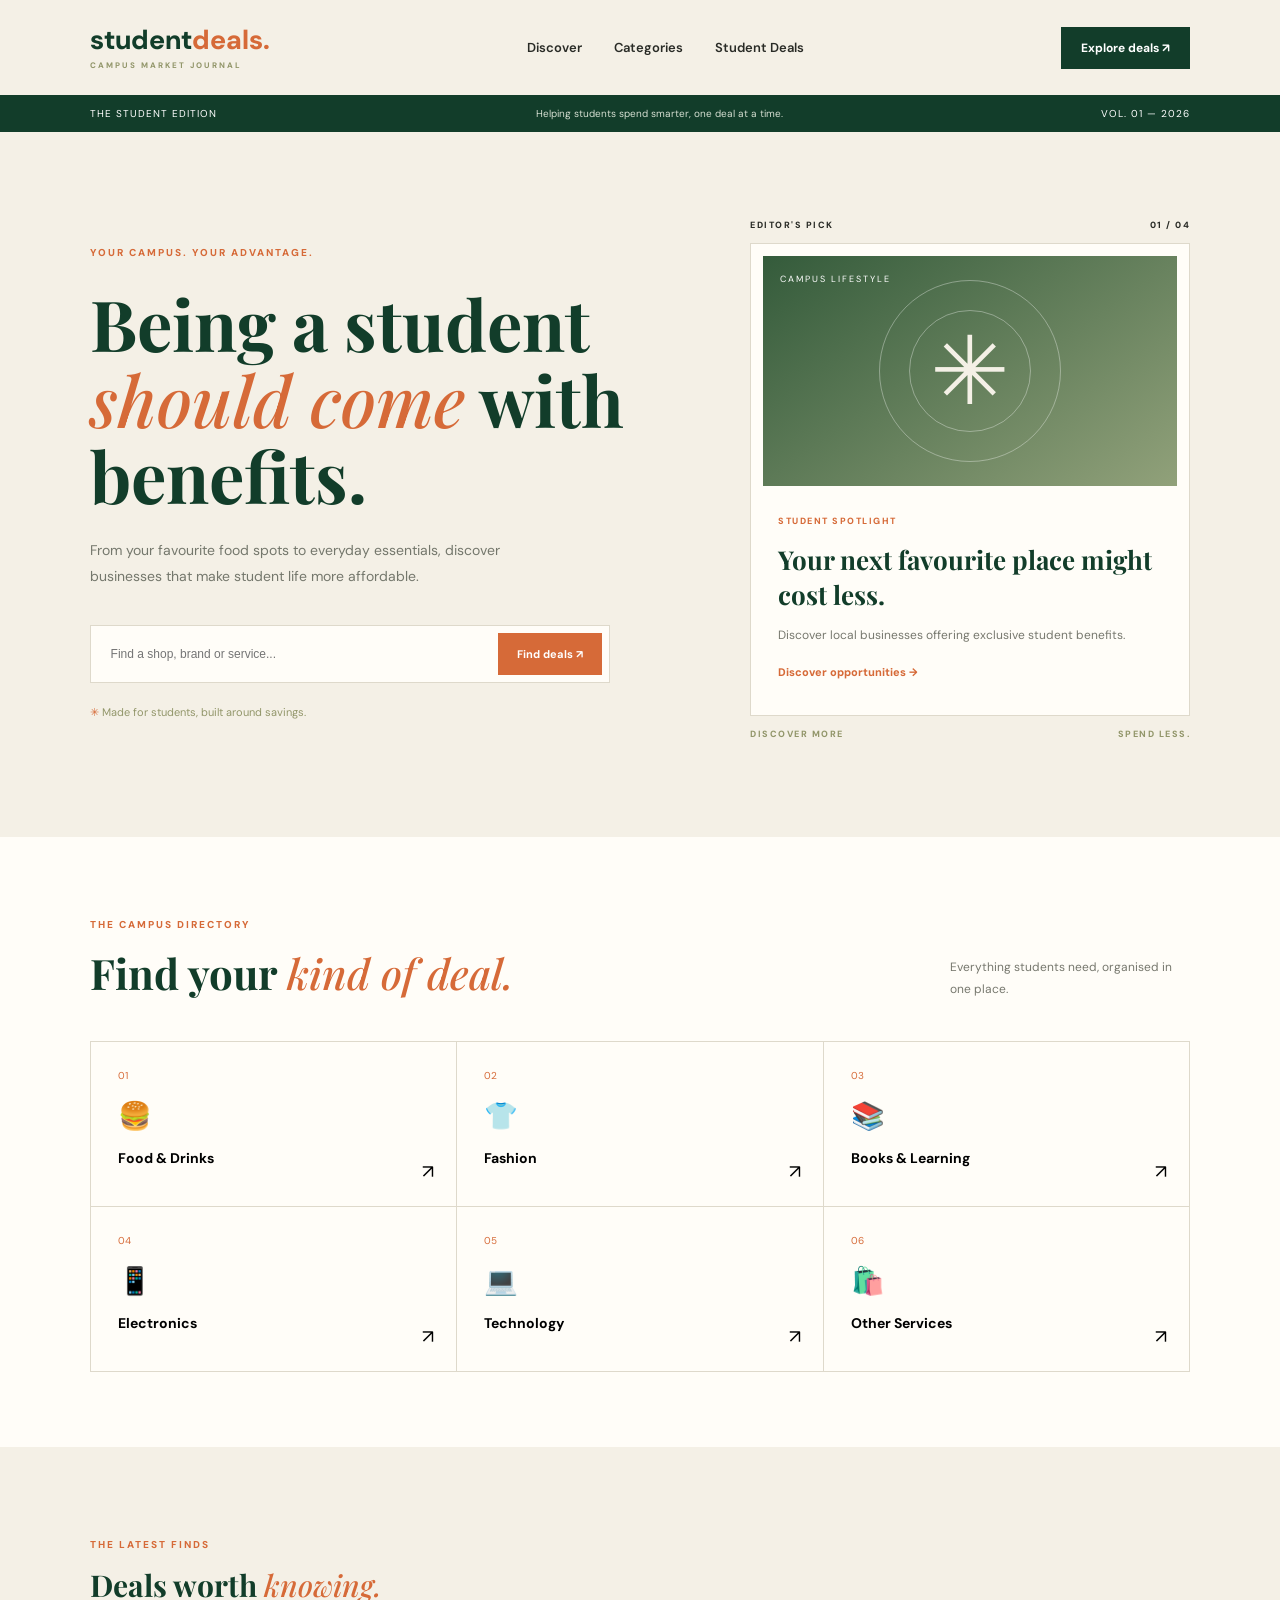
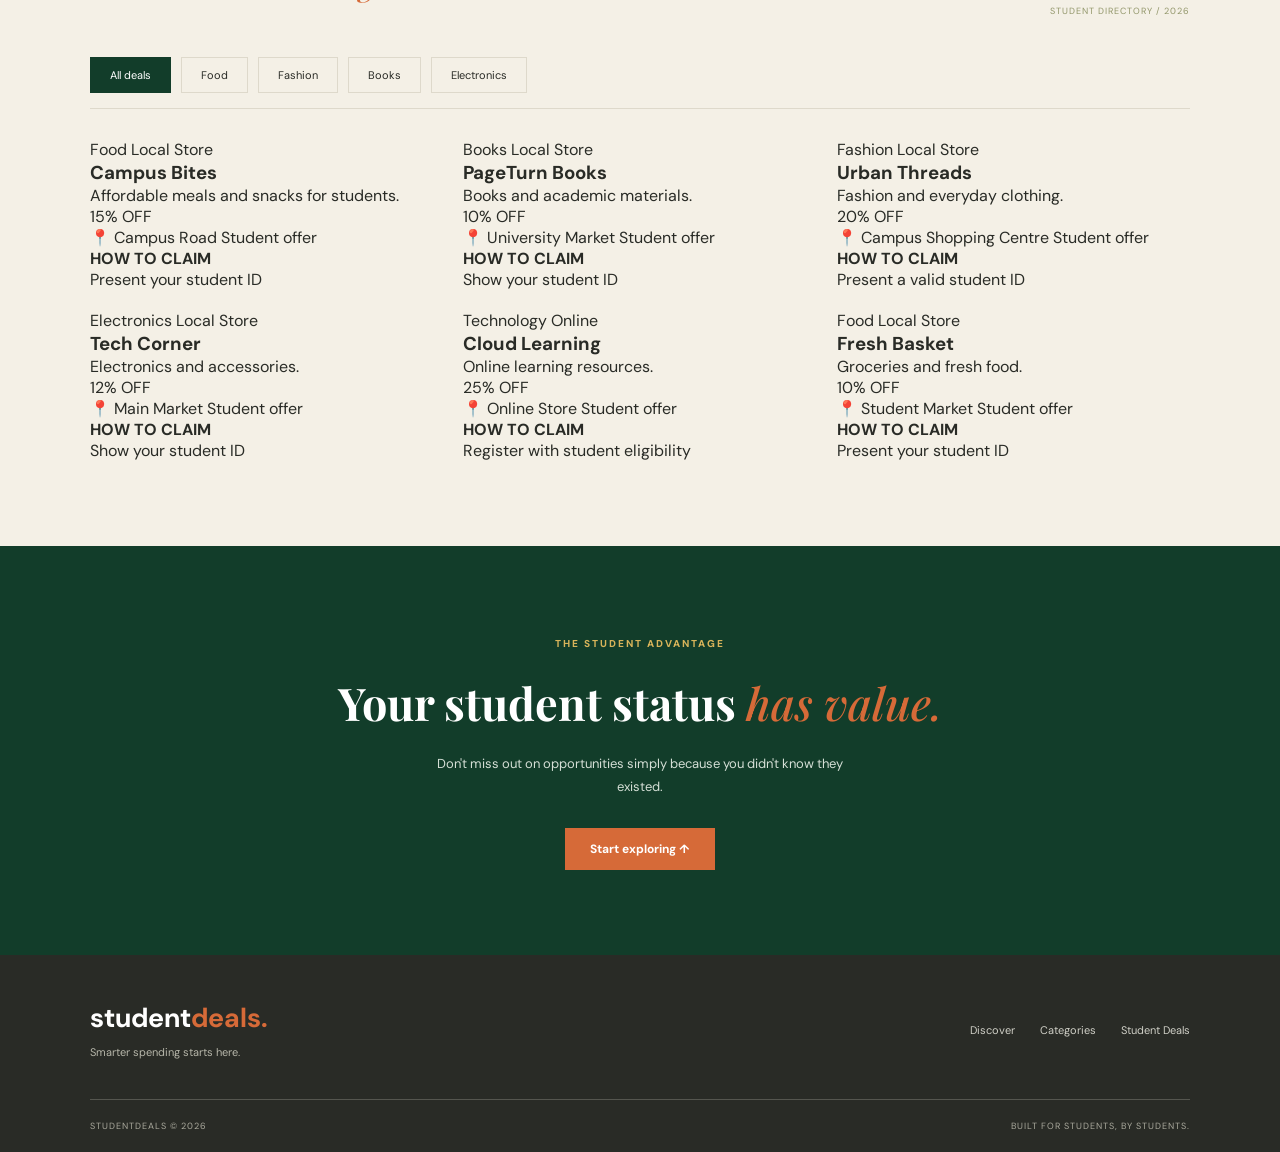
<file: Index.html>
<!DOCTYPE html>
<html lang="en">

<head>
    <meta charset="UTF-8">
    <meta name="viewport" content="width=device-width, initial-scale=1.0">

    <title>StudentDeals | Campus Market</title>

    <link rel="preconnect" href="https://fonts.googleapis.com">
    <link rel="preconnect" href="https://fonts.gstatic.com" crossorigin>

    <link href="https://fonts.googleapis.com/css2?family=DM+Sans:wght@400;500;600;700;800&family=Playfair+Display:wght@500;600;700;800&display=swap" rel="stylesheet">

    <link rel="stylesheet" href="style.css">
</head>

<body>

    <!-- NAVIGATION -->

    <header class="navbar">

        <a href="#" class="logo">
            student<span>deals.</span>
            <small>CAMPUS MARKET JOURNAL</small>
        </a>

        <nav>
            <a href="#home">Discover</a>
            <a href="#categories">Categories</a>
            <a href="#deals">Student Deals</a>
        </nav>

        <a href="#deals" class="nav-button">
            Explore deals ↗
        </a>

    </header>


    <!-- ANNOUNCEMENT -->

    <div class="announcement">
        <span>THE STUDENT EDITION</span>
        <p>Helping students spend smarter, one deal at a time.</p>
        <span>VOL. 01 — 2026</span>
    </div>


    <!-- HERO -->

    <main>

        <section class="hero" id="home">

            <div class="hero-content">

                <span class="eyebrow">
                    YOUR CAMPUS. YOUR ADVANTAGE.
                </span>

                <h1>
                    Being a student
                    <em>should come</em>
                    with benefits.
                </h1>

                <p class="hero-description">
                    From your favourite food spots to everyday essentials,
                    discover businesses that make student life more affordable.
                </p>

                <div class="hero-search">

                    <input
                        type="text"
                        id="searchInput"
                        placeholder="Find a shop, brand or service..."
                    >

                    <button onclick="searchShop()">
                        Find deals ↗
                    </button>

                </div>

                <div class="hero-note">
                    <span>✳</span>
                    Made for students, built around savings.
                </div>

            </div>


            <!-- FEATURED DEAL -->

            <div class="featured-area">

                <div class="featured-label">
                    <span>EDITOR'S PICK</span>
                    <span>01 / 04</span>
                </div>

                <div class="featured-card">

                    <div class="featured-image">
                        <span class="image-caption">
                            CAMPUS LIFESTYLE
                        </span>
                        <div class="image-symbol">✳</div>
                    </div>

                    <div class="featured-info">

                        <span class="deal-tag">
                            STUDENT SPOTLIGHT
                        </span>

                        <h2>
                            Your next favourite
                            place might cost less.
                        </h2>

                        <p>
                            Discover local businesses offering
                            exclusive student benefits.
                        </p>

                        <a href="#deals">
                            Discover opportunities →
                        </a>

                    </div>

                </div>

                <div class="featured-footer">
                    <span>DISCOVER MORE</span>
                    <span>SPEND LESS.</span>
                </div>

            </div>

        </section>


        <!-- CATEGORIES -->

        <section class="categories-section" id="categories">

            <div class="section-heading">

                <div>
                    <span class="eyebrow">THE CAMPUS DIRECTORY</span>
                    <h2>Find your <em>kind of deal.</em></h2>
                </div>

                <p>
                    Everything students need,
                    organised in one place.
                </p>

            </div>


            <div class="category-grid">

                <button class="category-item" data-category="Food">
                    <span class="category-number">01</span>
                    <span class="category-icon">🍔</span>
                    <span class="category-name">Food & Drinks</span>
                    <span class="category-arrow">↗</span>
                </button>

                <button class="category-item" data-category="Fashion">
                    <span class="category-number">02</span>
                    <span class="category-icon">👕</span>
                    <span class="category-name">Fashion</span>
                    <span class="category-arrow">↗</span>
                </button>

                <button class="category-item" data-category="Books">
                    <span class="category-number">03</span>
                    <span class="category-icon">📚</span>
                    <span class="category-name">Books & Learning</span>
                    <span class="category-arrow">↗</span>
                </button>

                <button class="category-item" data-category="Electronics">
                    <span class="category-number">04</span>
                    <span class="category-icon">📱</span>
                    <span class="category-name">Electronics</span>
                    <span class="category-arrow">↗</span>
                </button>

                <button class="category-item" data-category="Technology">
                    <span class="category-number">05</span>
                    <span class="category-icon">💻</span>
                    <span class="category-name">Technology</span>
                    <span class="category-arrow">↗</span>
                </button>

                <button class="category-item" data-category="Services">
                    <span class="category-number">06</span>
                    <span class="category-icon">🛍️</span>
                    <span class="category-name">Other Services</span>
                    <span class="category-arrow">↗</span>
                </button>

            </div>

        </section>


        <!-- DEALS -->

        <section class="deals-section" id="deals">

            <div class="deals-heading">

                <div>
                    <span class="eyebrow">THE LATEST FINDS</span>
                    <h2>Deals worth <em>knowing.</em></h2>
                </div>

                <span class="listing-label">
                    STUDENT DIRECTORY / 2026
                </span>

            </div>


            <div class="filter-row">
                <button class="filter-button active" data-category="All">
                    All deals
                </button>

                <button class="filter-button" data-category="Food">
                    Food
                </button>

                <button class="filter-button" data-category="Fashion">
                    Fashion
                </button>

                <button class="filter-button" data-category="Books">
                    Books
                </button>

                <button class="filter-button" data-category="Electronics">
                    Electronics
                </button>
            </div>


            <div id="shopResults" class="shop-grid">

                <div class="empty-state">
                    <span>✳</span>
                    <p>Search for a shop or explore our categories.</p>
                </div>

            </div>

        </section>


        <!-- BOTTOM MESSAGE -->

        <section class="closing-section">

            <span>THE STUDENT ADVANTAGE</span>

            <h2>
                Your student status
                <em>has value.</em>
            </h2>

            <p>
                Don't miss out on opportunities simply because
                you didn't know they existed.
            </p>

            <a href="#home">Start exploring ↑</a>

        </section>

    </main>


    <!-- FOOTER -->

    <footer>

        <div class="footer-top">

            <div class="footer-brand">
                <h2>student<span>deals.</span></h2>
                <p>Smarter spending starts here.</p>
            </div>

            <div class="footer-links">
                <a href="#home">Discover</a>
                <a href="#categories">Categories</a>
                <a href="#deals">Student Deals</a>
            </div>

        </div>

        <div class="footer-bottom">
            <span>STUDENTDEALS © 2026</span>
            <span>BUILT FOR STUDENTS, BY STUDENTS.</span>
        </div>

    </footer>


    <script src="script.js"></script>

</body>
</html>
</file>
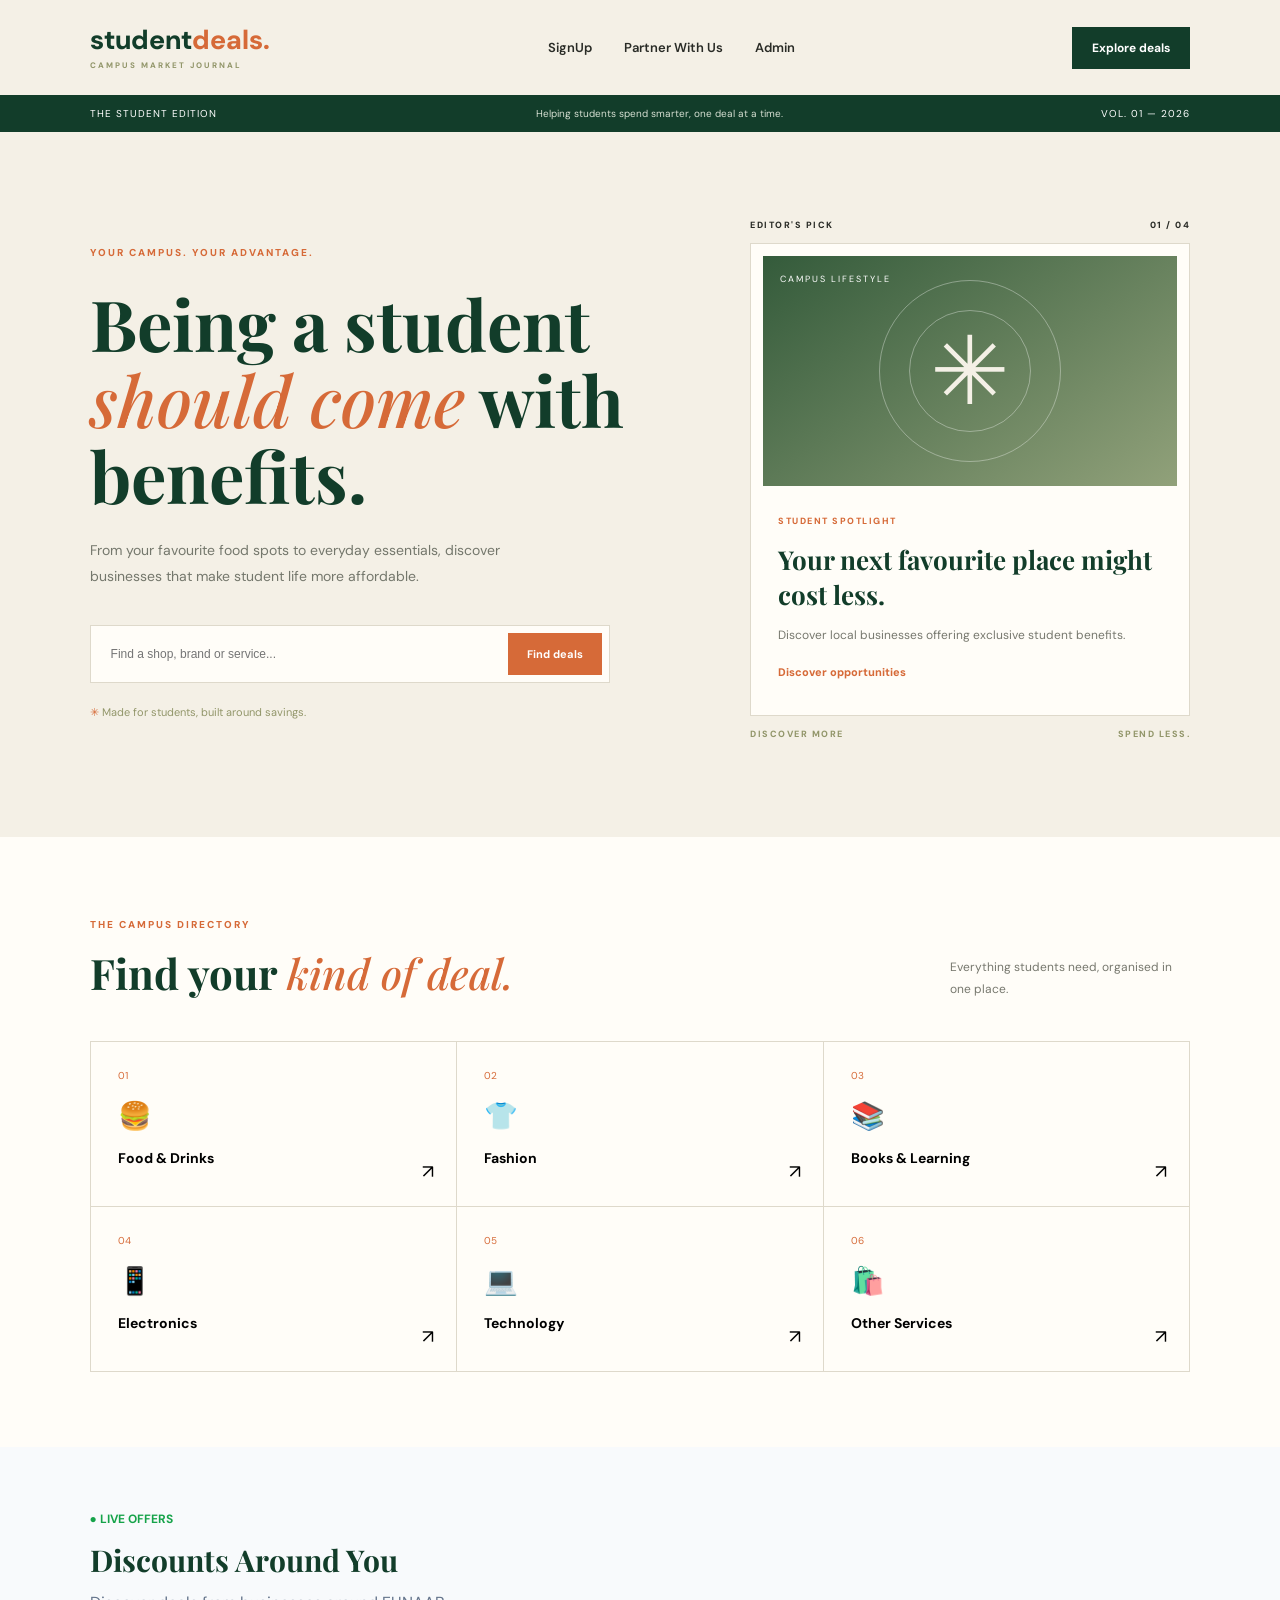
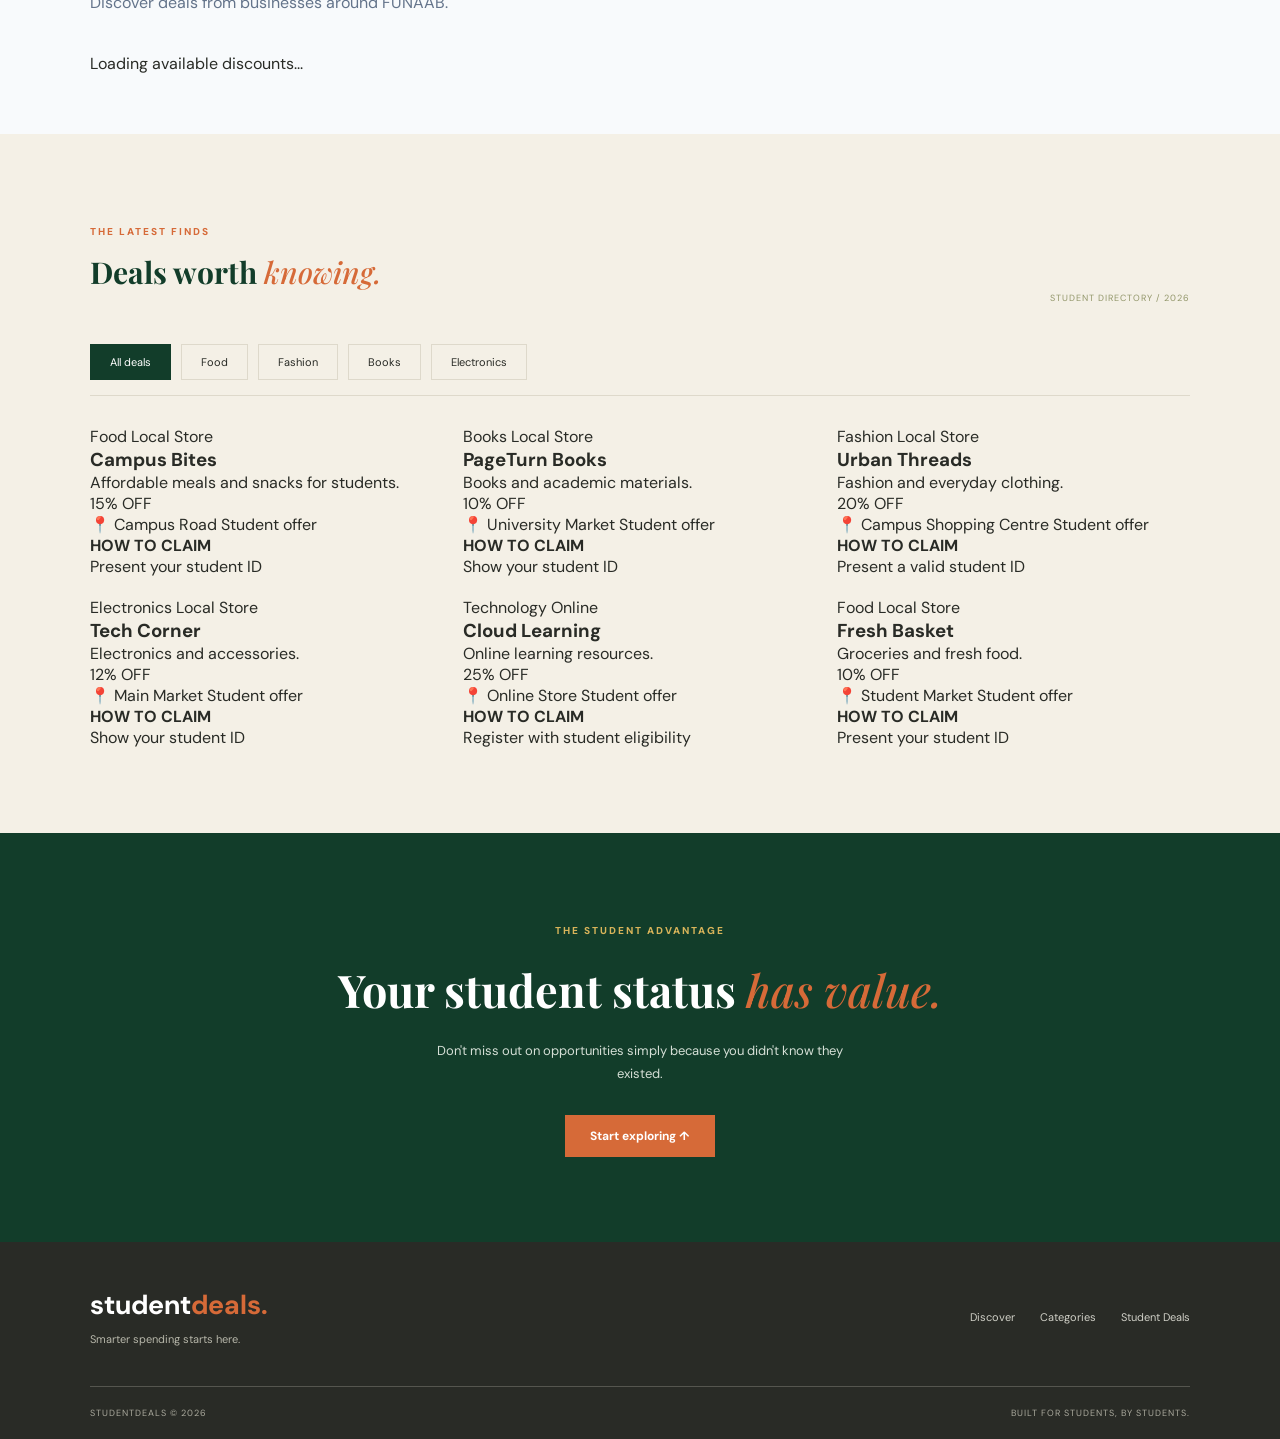
<file: index.html>
<!DOCTYPE html>
<html lang="en">

<head>
    <meta charset="UTF-8">
    <meta name="viewport" content="width=device-width, initial-scale=1.0">

    <title>StudentDeals | Campus Market</title>

    <link rel="preconnect" href="https://fonts.googleapis.com">
    <link rel="preconnect" href="https://fonts.gstatic.com" crossorigin>
    <link href="https://fonts.googleapis.com/css2?family=DM+Sans:wght@400;500;600;700;800&family=Playfair+Display:wght@500;600;700;800&display=swap" rel="stylesheet">

    <link rel="stylesheet" href="style.css">

</head>

<body>

    <!-- NAVIGATION -->

    <header class="navbar">

        <a href="#" class="logo">
            student<span>deals.</span>
            <small>CAMPUS MARKET JOURNAL</small>
        </a>

        <nav>
            <a href="register.html">SignUp</a>
            <a href="shop-submit.html">Partner With Us</a>
            <a href="login.html">Admin</a>
        </nav>

        <a href="#deals" class="nav-button">
            Explore deals 
        </a>

    </header>


    <!-- ANNOUNCEMENT -->

    <div class="announcement">
        <span>THE STUDENT EDITION</span>
        <p>Helping students spend smarter, one deal at a time.</p>
        <span>VOL. 01 — 2026</span>
    </div>


    <!-- HERO -->

    <main>

        <section class="hero" id="home">

            <div class="hero-content">

                <span class="eyebrow">
                    YOUR CAMPUS. YOUR ADVANTAGE.
                </span>

                <h1>
                    Being a student
                    <em>should come</em>
                    with benefits.
                </h1>

                <p class="hero-description">
                    From your favourite food spots to everyday essentials,
                    discover businesses that make student life more affordable.
                </p>

                <div class="hero-search">

                    <input
                        type="text"
                        id="searchInput"
                        placeholder="Find a shop, brand or service..."
                        
                        >

                    <button onclick="searchShop()">
                        Find deals 
                    </button>

                </div>

                <div class="hero-note">
                    <span>✳</span>
                    Made for students, built around savings.
                </div>

            </div>


            <!-- FEATURED DEAL -->

            <div class="featured-area">

                <div class="featured-label">
                    <span>EDITOR'S PICK</span>
                    <span>01 / 04</span>
                </div>

                <div class="featured-card">

                    <div class="featured-image">
                        <span class="image-caption">
                            CAMPUS LIFESTYLE
                        </span>
                        <div class="image-symbol">✳</div>
                    </div>

                    <div class="featured-info">

                        <span class="deal-tag">
                            STUDENT SPOTLIGHT
                        </span>

                        <h2>
                            Your next favourite
                            place might cost less.
                        </h2>

                        <p>
                            Discover local businesses offering
                            exclusive student benefits.
                        </p>

                        <a href="#deals">
                            Discover opportunities 
                        </a>

                    </div>

                </div>

                <div class="featured-footer">
                    <span>DISCOVER MORE</span>
                    <span>SPEND LESS.</span>
                </div>

            </div>

        </section>


        <!-- CATEGORIES -->

        <section class="categories-section" id="categories">

            <div class="section-heading">

                <div>
                    <span class="eyebrow">THE CAMPUS DIRECTORY</span>
                    <h2>Find your <em>kind of deal.</em></h2>
                </div>

                <p>
                    Everything students need,
                    organised in one place.
                </p>

            </div>


            <div class="category-grid">

                <button class="category-item" data-category="Food">
                    <span class="category-number">01</span>
                    <span class="category-icon">🍔</span>
                    <span class="category-name">Food & Drinks</span>
                    <span class="category-arrow">↗</span>
                </button>

                <button class="category-item" data-category="Fashion">
                    <span class="category-number">02</span>
                    <span class="category-icon">👕</span>
                    <span class="category-name">Fashion</span>
                    <span class="category-arrow">↗</span>
                </button>

                <button class="category-item" data-category="Books">
                    <span class="category-number">03</span>
                    <span class="category-icon">📚</span>
                    <span class="category-name">Books & Learning</span>
                    <span class="category-arrow">↗</span>
                </button>

                <button class="category-item" data-category="Electronics">
                    <span class="category-number">04</span>
                    <span class="category-icon">📱</span>
                    <span class="category-name">Electronics</span>
                    <span class="category-arrow">↗</span>
                </button>

                <button class="category-item" data-category="Technology">
                    <span class="category-number">05</span>
                    <span class="category-icon">💻</span>
                    <span class="category-name">Technology</span>
                    <span class="category-arrow">↗</span>
                </button>

                <button class="category-item" data-category="Services">
                    <span class="category-number">06</span>
                    <span class="category-icon">🛍️</span>
                    <span class="category-name">Other Services</span>
                    <span class="category-arrow">↗</span>
                </button>

            </div>

        </section>

        <section class="live-deals">
    <div class="deals-heading">
        <div>
            <span class="live-label">● LIVE OFFERS</span>
            <h2>Discounts Around You</h2>
            <p>Discover deals from businesses around FUNAAB.</p>
        </div>
    </div>

    <div id="discount-container" class="discount-grid">
        <p>Loading available discounts...</p>
    </div>
        </section>


        <!-- DEALS -->

        <section class="deals-section" id="deals">

            <div class="deals-heading">

                <div>
                    <span class="eyebrow">THE LATEST FINDS</span>
                    <h2>Deals worth <em>knowing.</em></h2>
                </div>

                <span class="listing-label">
                    STUDENT DIRECTORY / 2026
                </span>

            </div>


            <div class="filter-row">
                <button class="filter-button active" data-category="All">
                    All deals
                </button>

                <button class="filter-button" data-category="Food">
                    Food
                </button>

                <button class="filter-button" data-category="Fashion">
                    Fashion
                </button>

                <button class="filter-button" data-category="Books">
                    Books
                </button>

                <button class="filter-button" data-category="Electronics">
                    Electronics
                </button>
            </div>


            <div id="shopResults" class="shop-grid">

                <div class="empty-state">
                    <span>✳</span>
                    <p>Search for a shop or explore our categories.</p>
                </div>

            </div>

        </section>


        <!-- BOTTOM MESSAGE -->

        <section class="closing-section">

            <span>THE STUDENT ADVANTAGE</span>

            <h2>
                Your student status
                <em>has value.</em>
            </h2>

            <p>
                Don't miss out on opportunities simply because
                you didn't know they existed.
            </p>

            <a href="#home">Start exploring ↑</a>

        </section>

    </main>


    <!-- FOOTER -->

    <footer>

        <div class="footer-top">

            <div class="footer-brand">
                <h2>student<span>deals.</span></h2>
                <p>Smarter spending starts here.</p>
            </div>

            <div class="footer-links">
                <a href="#home">Discover</a>
                <a href="#categories">Categories</a>
                <a href="#deals">Student Deals</a>
            </div>

        </div>

        <div class="footer-bottom">
            <span>STUDENTDEALS © 2026</span>
            <span>BUILT FOR STUDENTS, BY STUDENTS.</span>
        </div>

    </footer>


    <script src="script.js" defer></script>

</body>
</html>
</file>
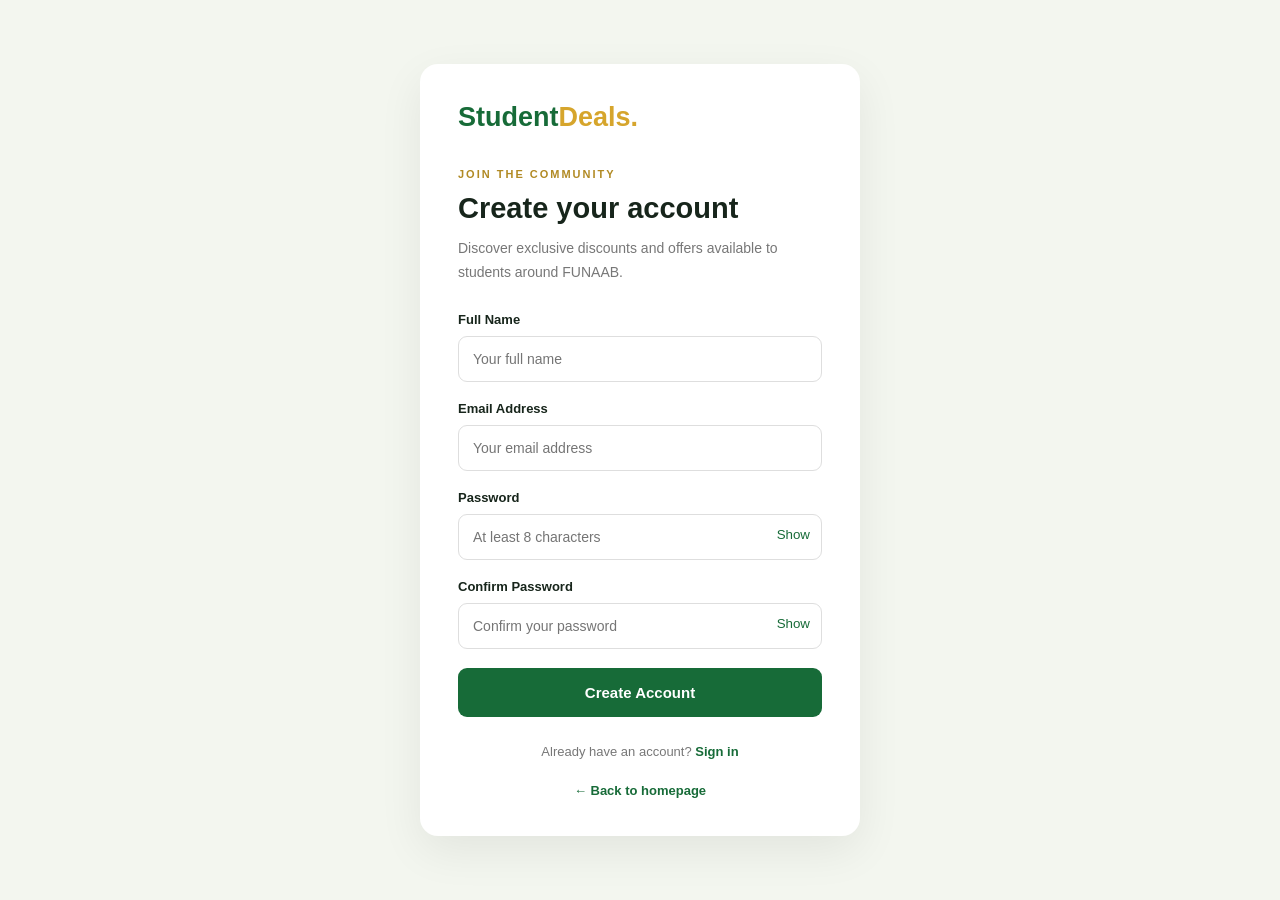
<file: register.html>
<!DOCTYPE html>
<html lang="en">
<head>
    <meta charset="UTF-8">
    <meta name="viewport" content="width=device-width, initial-scale=1.0">
    <title>StudentDeals | Register</title>
    <link rel="stylesheet" href="reg.css">
    <script src="reg.js" defer></script>
</head>
<body>

    <main class="auth-container">
        <div class="auth-card">

            <a href="index.html" class="logo">
                Student<span>Deals.</span>
            </a>

            <p class="eyebrow">JOIN THE COMMUNITY</p>
            <h1>Create your account</h1>

            <p class="auth-description">
                Discover exclusive discounts and offers
                available to students around FUNAAB.
            </p>

            <form id="registerForm">

                <div class="form-group">
                    <label for="fullname">Full Name</label>
                    <input type="text" id="fullname"
                        placeholder="Your full name" required>
                </div>

                <div class="form-group">
                    <label for="email">Email Address</label>
                    <input type="email" id="email"
                        placeholder="Your email address" required>
                </div>

                <div class="form-group">
                    <label for="password">Password</label>
                    <div class="password-field">
                        <input type="password" id="password"
                            placeholder="At least 8 characters"
                            minlength="8" required>
                        <button type="button"
                            class="toggle-password"
                            data-target="password">Show</button>
                    </div>
                </div>

                <div class="form-group">
                    <label for="confirmPassword">Confirm Password</label>
                    <div class="password-field">
                        <input type="password" id="confirmPassword"
                            placeholder="Confirm your password" required>
                        <button type="button"
                            class="toggle-password"
                            data-target="confirmPassword">Show</button>
                    </div>
                </div>

                <button type="submit" class="auth-button">
                    Create Account
                </button>

                <p id="message" class="form-message"
                    aria-live="polite"></p>

            </form>

            <p class="auth-switch">
                Already have an account?
                <a href="login1.html">Sign in</a>
            </p>

            <a href="index.html" class="back-link">
                ← Back to homepage
            </a>

        </div>
    </main>

    <script src="script.js"></script>
</body>
</html>
</file>
<file: style.css>
/* ==============================
   STUDENTDEALS
   CAMPUS MARKET JOURNAL
================================ */

:root {
    --forest: #123d2a;
    --green: #456b4d;
    --cream: #f4f0e6;
    --orange: #d66a38;
    --olive: #92966a;
    --charcoal: #292b26;
    --white: #fffdf8;
    --border: #ded9cb;
}

* {
    margin: 0;
    padding: 0;
    box-sizing: border-box;
}

html {
    scroll-behavior: smooth;
}

body {
    background: var(--cream);
    color: var(--charcoal);
    font-family: 'DM Sans', sans-serif;
}

a {
    color: inherit;
    text-decoration: none;
}

button {
    font-family: inherit;
}


/* NAVIGATION */

.navbar {
    min-height: 95px;
    padding: 18px 7%;
    display: flex;
    align-items: center;
    justify-content: space-between;
    background: var(--cream);
}

.logo {
    font-size: 27px;
    font-weight: 800;
    color: var(--forest);
    line-height: 1;
}

.logo span {
    color: var(--orange);
}

.logo small {
    display: block;
    font-size: 8px;
    letter-spacing: 2px;
    margin-top: 8px;
    color: var(--olive);
}

.navbar nav {
    display: flex;
    gap: 32px;
}

.navbar nav a {
    font-size: 13px;
    font-weight: 600;
}

.navbar nav a:hover {
    color: var(--orange);
}

.nav-button {
    padding: 13px 20px;
    background: var(--forest);
    color: white;
    font-size: 12px;
    font-weight: 700;
}


/* ANNOUNCEMENT */

.announcement {
    background: var(--forest);
    color: white;
    padding: 12px 7%;
    display: flex;
    justify-content: space-between;
    align-items: center;
    font-size: 10px;
    letter-spacing: 1px;
}

.announcement p {
    color: #d6dfd2;
    letter-spacing: 0;
}


/* HERO */

.hero {
    padding: 75px 7% 85px;
    display: grid;
    grid-template-columns: 1.15fr 0.85fr;
    gap: 65px;
    align-items: center;
}

.eyebrow {
    color: var(--orange);
    font-size: 10px;
    font-weight: 800;
    letter-spacing: 2px;
}

.hero h1 {
    font-family: 'Playfair Display', serif;
    font-size: clamp(43px, 5.5vw, 72px);
    line-height: 1.08;
    margin-top: 24px;
    color: var(--forest);
}

.hero h1 em,
.section-heading h2 em,
.deals-heading h2 em,
.closing-section h2 em {
    color: var(--orange);
    font-weight: 500;
}

.hero-description {
    max-width: 440px;
    margin-top: 24px;
    color: #74776c;
    line-height: 1.9;
    font-size: 14px;
}


/* SEARCH */

.hero-search {
    display: flex;
    margin-top: 35px;
    max-width: 520px;
    background: var(--white);
    border: 1px solid var(--border);
    padding: 7px;
}

.hero-search input {
    flex: 1;
    min-width: 0;
    border: none;
    outline: none;
    background: transparent;
    padding: 13px;
    font-size: 12px;
}

.hero-search button {
    background: var(--orange);
    color: white;
    border: none;
    padding: 14px 19px;
    cursor: pointer;
    font-weight: 700;
    font-size: 11px;
}

.hero-note {
    margin-top: 22px;
    font-size: 11px;
    color: var(--olive);
}

.hero-note span {
    color: var(--orange);
}


/* FEATURED CARD */

.featured-area {
    max-width: 440px;
    width: 100%;
    margin-left: auto;
}

.featured-label,
.featured-footer {
    display: flex;
    justify-content: space-between;
    font-size: 9px;
    letter-spacing: 1.5px;
    font-weight: 800;
    padding: 12px 0;
}

.featured-card {
    background: var(--white);
    border: 1px solid var(--border);
    padding: 12px;
}

.featured-image {
    height: 230px;
    background:
        linear-gradient(145deg, #345b3b, #91a17a);
    position: relative;
    display: flex;
    align-items: center;
    justify-content: center;
    overflow: hidden;
}

.featured-image::before {
    content: "";
    width: 180px;
    height: 180px;
    border: 1px solid rgba(255,255,255,0.35);
    border-radius: 50%;
    position: absolute;
}

.featured-image::after {
    content: "";
    width: 120px;
    height: 120px;
    border: 1px solid rgba(255,255,255,0.35);
    border-radius: 50%;
    position: absolute;
}

.image-symbol {
    color: #f4f0e6;
    font-size: 95px;
}

.image-caption {
    position: absolute;
    top: 17px;
    left: 17px;
    color: white;
    font-size: 9px;
    letter-spacing: 2px;
}

.featured-info {
    padding: 22px 15px;
}

.deal-tag {
    font-size: 9px;
    color: var(--orange);
    letter-spacing: 1.5px;
    font-weight: 800;
}

.featured-info h2 {
    font-family: 'Playfair Display', serif;
    font-size: 26px;
    color: var(--forest);
    margin: 13px 0;
}

.featured-info p {
    color: #77786e;
    font-size: 12px;
    line-height: 1.8;
}

.featured-info a {
    display: inline-block;
    margin-top: 18px;
    font-size: 11px;
    color: var(--orange);
    font-weight: 800;
}

.featured-footer {
    color: var(--olive);
}


/* CATEGORIES */

.categories-section {
    padding: 75px 7%;
    background: var(--white);
}

.section-heading,
.deals-heading {
    display: flex;
    justify-content: space-between;
    align-items: end;
    gap: 25px;
    margin-bottom: 40px;
}

.section-heading h2,
.deals-heading h2 {
    font-family: 'Playfair Display', serif;
    font-size: 42px;
    color: var(--forest);
    margin-top: 12px;
}

.section-heading > p {
    max-width: 240px;
    color: #77786e;
    font-size: 12px;
    line-height: 1.8;
}

.category-grid {
    display: grid;
    grid-template-columns: repeat(3, 1fr);
    border-top: 1px solid var(--border);
    border-left: 1px solid var(--border);
}

.category-item {
    background: transparent;
    border: none;
    border-right: 1px solid var(--border);
    border-bottom: 1px solid var(--border);
    padding: 27px;
    min-height: 165px;
    display: flex;
    flex-direction: column;
    align-items: flex-start;
    text-align: left;
    position: relative;
    cursor: pointer;
    transition: 0.3s;
}

.category-item:hover {
    background: var(--forest);
    color: white;
}

.category-number {
    font-size: 10px;
    color: var(--orange);
}

.category-icon {
    font-size: 27px;
    margin: 16px 0;
}

.category-name {
    font-size: 14px;
    font-weight: 700;
}

.category-arrow {
    position: absolute;
    right: 22px;
    bottom: 22px;
    font-size: 19px;
}


/* DEALS */

.deals-section {
    padding: 85px 7%;
}

.listing-label {
    font-size: 9px;
    letter-spacing: 1px;
    color: var(--olive);
}

.filter-row {
    display: flex;
    gap: 10px;
    overflow-x: auto;
    padding-bottom: 15px;
    border-bottom: 1px solid var(--border);
}

.filter-button {
    white-space: nowrap;
    border: 1px solid var(--border);
    padding: 10px 19px;
    background: transparent;
    color: var(--charcoal);
    font-size: 11px;
    cursor: pointer;
}

.filter-button.active,
.filter-button:hover {
    background: var(--forest);
    color: white;
    border-color: var(--forest);
}

.shop-grid {
    display: grid;
    grid-template-columns: repeat(3, 1fr);
    gap: 20px;
    margin-top: 30px;
}

.empty-state {
    grid-column: 1 / -1;
    padding: 50px 20px;
    text-align: center;
    color: var(--olive);
    border: 1px dashed var(--border);
}

.empty-state span {
    display: block;
    font-size: 30px;
    margin-bottom: 15px;
}


/* CLOSING SECTION */

.closing-section {
    padding: 85px 20px;
    text-align: center;
    background: var(--forest);
    color: white;
}

.closing-section > span {
    color: #d8b45a;
    font-size: 10px;
    letter-spacing: 2px;
    font-weight: 800;
}

.closing-section h2 {
    font-family: 'Playfair Display', serif;
    font-size: 45px;
    margin: 20px 0;
}

.closing-section p {
    max-width: 420px;
    margin: auto;
    color: #d5dfd6;
    font-size: 13px;
    line-height: 1.8;
}

.closing-section a {
    display: inline-block;
    margin-top: 30px;
    padding: 13px 25px;
    background: var(--orange);
    color: white;
    font-size: 12px;
    font-weight: 700;
}


/* FOOTER */

footer {
    background: var(--charcoal);
    color: white;
    padding: 45px 7% 20px;
}

.footer-top {
    display: flex;
    justify-content: space-between;
    align-items: center;
    padding-bottom: 40px;
}

.footer-brand h2 {
    font-size: 27px;
}

.footer-brand h2 span {
    color: var(--orange);
}

.footer-brand p {
    font-size: 11px;
    color: #b7b7aa;
    margin-top: 10px;
}

.footer-links {
    display: flex;
    gap: 25px;
}

.footer-links a {
    font-size: 11px;
    color: #d0d0c7;
}

.footer-bottom {
    border-top: 1px solid #55564f;
    padding-top: 20px;
    display: flex;
    justify-content: space-between;
    font-size: 9px;
    letter-spacing: 1px;
    color: #aaa99d;
}


/* RESPONSIVE DESIGN */

@media (max-width: 800px) {

    .navbar {
        flex-wrap: wrap;
        gap: 20px;
    }

    .navbar nav {
        order: 3;
        width: 100%;
        justify-content: space-between;
    }

    .hero {
        grid-template-columns: 1fr;
        gap: 45px;
    }

    .featured-area {
        margin: auto;
    }

    .category-grid {
        grid-template-columns: repeat(2, 1fr);
    }

    .shop-grid {
        grid-template-columns: repeat(2, 1fr);
    }

}

@media (max-width: 500px) {

    .navbar {
        padding: 20px;
    }

    .nav-button {
        padding: 11px;
    }

    .announcement {
        padding: 12px 15px;
        font-size: 8px;
    }

    .announcement p {
        display: none;
    }

    .hero {
        padding: 55px 20px;
    }

    .hero h1 {
        font-size: 45px;
    }

    .hero-search button {
        padding: 12px;
    }

    .section-heading,
    .deals-heading {
        flex-direction: column;
        align-items: flex-start;
    }

    .section-heading h2,
    .deals-heading h2 {
        font-size: 34px;
    }

    .categories-section,
    .deals-section {
        padding: 55px 20px;
    }

    .category-grid {
        grid-template-columns: repeat(2, 1fr);
    }

    .category-item {
        padding: 18px;
        min-height: 145px;
    }

    .shop-grid {
        grid-template-columns: 1fr;
    }

    .closing-section h2 {
        font-size: 36px;
    }

    .footer-top {
        flex-direction: column;
        align-items: flex-start;
        gap: 30px;
    }

    .footer-links {
        flex-wrap: wrap;
        gap: 15px;
    }

    .footer-bottom {
        flex-direction: column;
        gap: 12px;
    }
  /* =========================
   STUDENT DEAL CARDS
========================= */

.shop-card {

    background: var(--white);

    border: 1px solid var(--border);

    padding: 24px;

    transition: 0.3s;

    position: relative;

}

.shop-card:hover {

    transform: translateY(-5px);

    border-color: var(--olive);

}


.card-top {

    display: flex;

    justify-content: space-between;

    gap: 10px;

    align-items: center;

}


.card-category {

    color: var(--orange);

    font-size: 10px;

    font-weight: 800;

    text-transform: uppercase;

}


.card-type {

    font-size: 9px;

    color: var(--olive);

    border: 1px solid var(--border);

    padding: 6px 9px;

}


.card-main {

    margin-top: 28px;

}


.card-main h3 {

    font-family: 'Playfair Display', serif;

    font-size: 25px;

    color: var(--forest);

}


.card-main p {

    font-size: 12px;

    color: #77786e;

    margin-top: 9px;

    line-height: 1.7;

}


.discount-value {

    display: inline-block;

    background: var(--forest);

    color: white;

    font-size: 19px;

    font-weight: 800;

    padding: 12px 17px;

    margin-top: 25px;

}


.card-bottom {

    display: flex;

    justify-content: space-between;

    gap: 8px;

    flex-wrap: wrap;

    margin-top: 25px;

    padding-top: 15px;

    border-top: 1px solid var(--border);

    color: var(--olive);

    font-size: 10px;

}


.claim-method {

    margin-top: 20px;

    padding: 15px;

    background: var(--cream);

}


.claim-method strong {

    font-size: 9px;

    color: var(--orange);

    letter-spacing: 1px;

}


.claim-method p {

    margin-top: 7px;

    font-size: 11px;

    color: var(--charcoal);

}

}

.live-deals {
    padding: 60px 7%;
    background: #f8fafc;
}

.live-label {
    color: #16a34a;
    font-size: 12px;
    font-weight: bold;
}

.deals-heading h2 {
    font-size: 30px;
    margin: 12px 0;
}

.deals-heading p {
    color: #64748b;
}

.discount-grid {
    display: grid;
    grid-template-columns: repeat(auto-fit, minmax(240px, 1fr));
    gap: 20px;
    margin-top: 30px;
}

.discount-card {
    background: white;
    padding: 22px;
    border-radius: 16px;
    border: 1px solid #e2e8f0;
    box-shadow: 0 5px 20px rgba(0,0,0,0.04);
}

.discount-card h3 {
    margin-bottom: 10px;
}

.discount-amount {
    color: #16a34a;
    font-size: 26px;
    font-weight: 800;
}

.discount-card button {
    width: 100%;
    padding: 12px;
    background: #166534;
    color: white;
    border: none;
    border-radius: 8px;
    margin-top: 15px;
    cursor: pointer;
}
</file>
<file: reg.css>
* {
    margin: 0;
    padding: 0;
    box-sizing: border-box;
}

body {
    font-family: Arial, sans-serif;
    background: #f3f6ef;
    color: #17251b;
}

.auth-container {
    min-height: 100vh;
    display: flex;
    align-items: center;
    justify-content: center;
    padding: 25px;
}

.auth-card {
    width: 100%;
    max-width: 440px;
    background: white;
    padding: 38px;
    border-radius: 18px;
    box-shadow: 0 15px 45px rgba(0,0,0,0.07);
}

.logo {
    display: inline-block;
    color: #176b38;
    font-size: 27px;
    font-weight: 800;
    text-decoration: none;
    margin-bottom: 35px;
}

.logo span {
    color: #d6a52c;
}

.eyebrow {
    color: #b18a24;
    font-size: 11px;
    letter-spacing: 2px;
    font-weight: bold;
    margin-bottom: 12px;
}

h1 {
    font-size: 29px;
    margin-bottom: 12px;
}

.auth-description {
    color: #777;
    font-size: 14px;
    line-height: 1.7;
    margin-bottom: 28px;
}

.form-group {
    margin-bottom: 19px;
}

.form-group label {
    display: block;
    font-size: 13px;
    font-weight: bold;
    margin-bottom: 9px;
}

.form-group input {
    width: 100%;
    padding: 14px;
    border: 1px solid #dedede;
    border-radius: 9px;
    outline: none;
    font-size: 14px;
}

.form-group input:focus {
    border-color: #176b38;
    box-shadow: 0 0 0 3px rgba(23,107,56,0.08);
}

.password-field {
    position: relative;
}

.password-field input {
    padding-right: 65px;
}

.toggle-password {
    position: absolute;
    right: 12px;
    top: 13px;
    background: none;
    border: none;
    color: #176b38;
    cursor: pointer;
}

.auth-button {
    width: 100%;
    padding: 16px;
    background: #176b38;
    color: white;
    border: none;
    border-radius: 9px;
    font-size: 15px;
    font-weight: bold;
    cursor: pointer;
    transition: 0.2s;
}

.auth-button:hover {
    background: #10542b;
}

.form-message {
    text-align: center;
    font-size: 13px;
    margin-top: 15px;
    line-height: 1.5;
}

.auth-switch {
    text-align: center;
    color: #777;
    font-size: 13px;
    margin-top: 27px;
}

.auth-switch a,
.back-link {
    color: #176b38;
    font-weight: bold;
    text-decoration: none;
}

.back-link {
    display: block;
    text-align: center;
    margin-top: 24px;
    font-size: 13px;
}

@media (max-width: 480px) {
    .auth-card {
        padding: 27px 22px;
    }

    h1 {
        font-size: 25px;
    }
}
</file>
